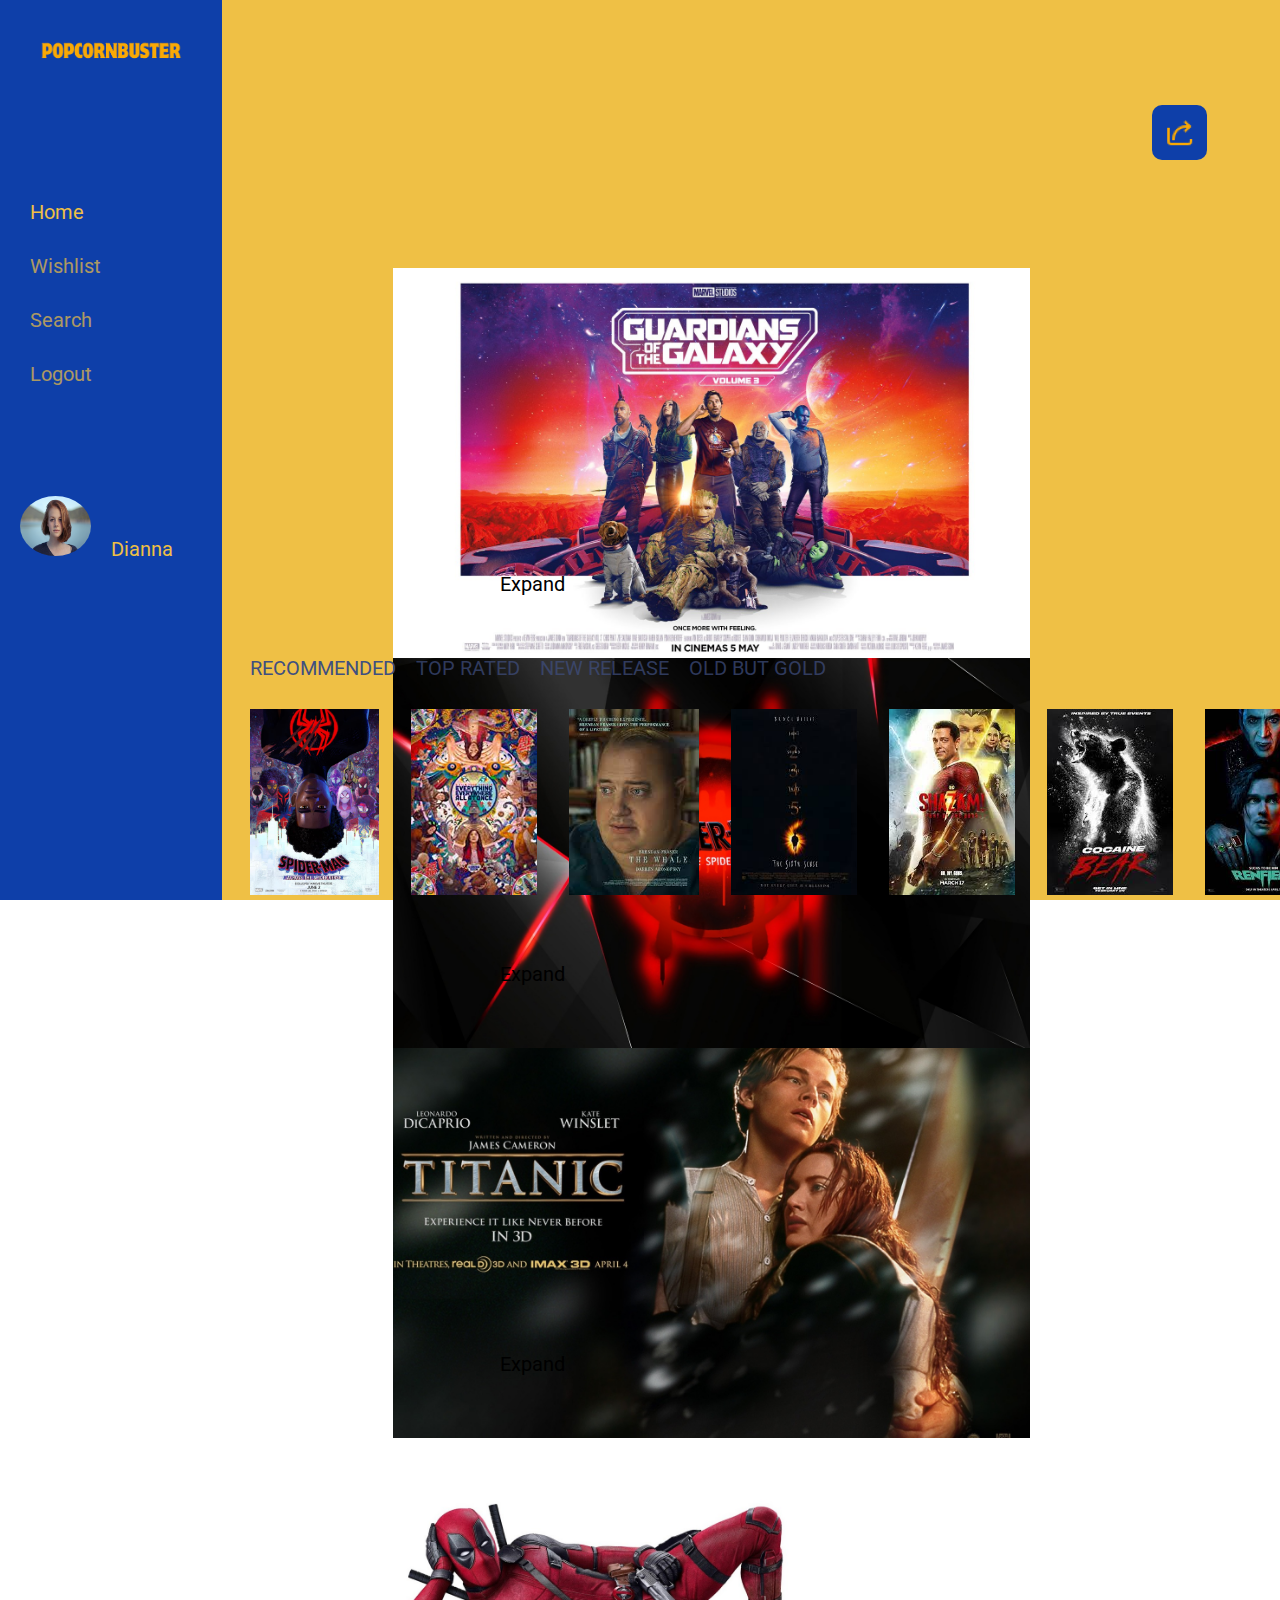
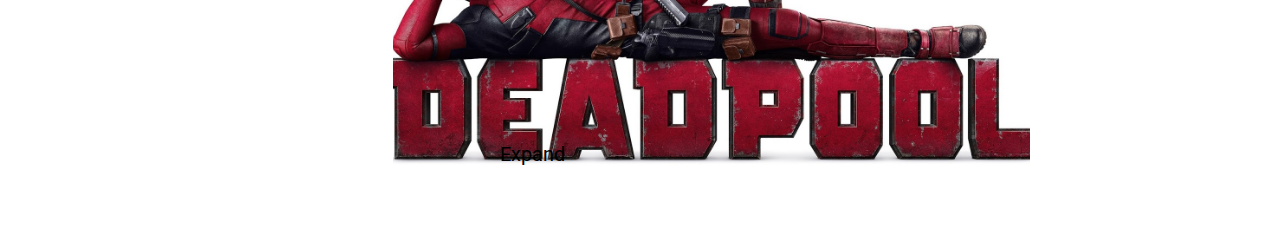
<file: index.html>
<!DOCTYPE html>
<html>
  <head>
    <meta charset="utf-8">
    <meta name="viewport" content="width=device-width, initial-scale=1">
    <link href="https://cdn.jsdelivr.net/npm/bootstrap@5.3.0-alpha3/dist/css/bootstrap.min.css" rel="stylesheet" integrity="sha384-KK94CHFLLe+nY2dmCWGMq91rCGa5gtU4mk92HdvYe+M/SXH301p5ILy+dN9+nJOZ" crossorigin="anonymous">
    <script src="https://code.jquery.com/jquery-3.6.0.min.js"></script>
    <script src="https://cdn.jsdelivr.net/npm/@popperjs/core@2.11.6/dist/umd/popper.min.js"></script>
    <script src="https://cdn.jsdelivr.net/npm/bootstrap@5.3.0-alpha3/dist/js/bootstrap.min.js"></script>
    <link rel="preconnect" href="https://fonts.googleapis.com">
    <link rel="preconnect" href="https://fonts.gstatic.com" crossorigin>
    <link href="https://fonts.googleapis.com/css2?family=Roboto:wght@500&display=swap" rel="stylesheet">
    <link rel="stylesheet" href="CSS/style.css">
    <title>PopcornBuster</title>
  </head>
  <body>
    <div class="wrapper">
      <div class="nav-mob">
      <nav class="navbar bg-body-tertiary fixed-top">
        <div class="container-fluid">
          <div class="logo">
            <a href="index.html" class="logo-pic"></a></div>
          <button class="navbar-toggler" type="button" data-bs-toggle="offcanvas" data-bs-target="#offcanvasNavbar" aria-controls="offcanvasNavbar" aria-label="Toggle navigation">
            <span class="navbar-toggler-icon"></span>
          </button>
          <div class="offcanvas offcanvas-end" tabindex="-1" id="offcanvasNavbar" aria-labelledby="offcanvasNavbarLabel">
            <div class="offcanvas-header">
              <button type="button" class="btn-close" data-bs-dismiss="offcanvas" aria-label="Close"></button>
            </div>
            <div class="offcanvas-body">
              <ul class="navbar-nav justify-content-end flex-grow-1 pe-3">
                <li class="nav-item">
                  <a class="nav-link active" aria-current="page" href="#">Home</a>
                </li>
                <li class="nav-item">
                  <a class="nav-link" href="#">Wishlist</a>
                </li>
                <li class="nav-item">
                  <a class="nav-link" href="#">Search</a>
                </li>
                <li class="nav-item">
                  <a class="nav-link" href="#">Logout</a>
                </li>
              </ul>
              <div class="profile"><a href="#"><img src="./images/profile.jpg" alt="From unsplash.com">Dianna</a></div>
            </div>
          </div>
        </div>
      </nav></div>
        <nav class="sidebar">
            <div class="logo">
            <a href="index.html" class="logo-pic"></a></div>
            
            <ul class="menu">
                <li><a href="index.html" class="selected">Home</a></li>
                <li><a href="#">Wishlist</a></li>
                <li><a href="#">Search</a></li>
                <li><a href="#">Logout</a></li>
            </ul>
            <div class="profile"><a href="#"><img src="./images/profile.jpg" alt="From unsplash.com">Dianna</a></div>
        </nav>
        <a  href="./editMovie.html" id="recommendmovie" ><img src="images/share.png"></a>
        <div class="main-content">
            <div id="carousel" class="carousel slide" data-bs-ride="carousel">
                <div class="carousel-inner">
                  <div class="carousel-item active">
                    <img src="./images/gotg3.jpeg" class="d-block w-100" alt="Guardians">
                    <a href="#" class="btn btn-outline-primary" role="button" aria-disabled="true">Expand</a>
                  </div>
                  <div class="carousel-item">
                    <img src="./images/fb.jpeg" class="d-block w-100" alt="Another Image">
                    <a href="./movieDetails.html" class="btn btn-outline-primary" role="button" aria-disabled="true">Expand</a>
                  </div>
                  <div class="carousel-item">
                    <img src="./images/titanic.jpg" class="d-block w-100" alt="Another Image">
                    <a href="#" class="btn btn-outline-primary" role="button" aria-disabled="true">Expand</a>
                  </div>
                  <div class="carousel-item">
                    <img src="./images/deadpool.jpeg" class="d-block w-100" alt="Another Image">
                    <a href="#" class="btn btn-outline-primary" role="button" aria-disabled="true">Expand</a>
                  </div>
                </div>
                <button class="carousel-control-prev" type="button" data-bs-target="#carousel" data-bs-slide="prev">
                  <span class="carousel-control-prev-icon" aria-hidden="true"></span>
                  <span class="visually-hidden">Previous</span>
                </button>
                <button class="carousel-control-next" type="button" data-bs-target="#carousel" data-bs-slide="next">
                  <span class="carousel-control-next-icon" aria-hidden="true"></span>
                  <span class="visually-hidden">Next</span>
                </button>
              </div>

            <ul class="list">
              <li><a href="#" class="selected">Recommended</a></li>
              <li><a href="#">Top Rated</a></li>
              <li><a href="#">New Release</a></li>
              <li><a href="#">Old but Gold</a></li>
            </ul>
            <div class="container">
                <ul class="my-carousel" id="carousel1">
                  <li><a href="./movieDetails.html"><img src="./images/movie2.jpeg" alt="Movie 1 img"></a></li>
                  <li><a href="./movieDetails.html"><img src="./images/movie7.jpeg" alt="Movie 2 img"></a></li>
                  <li><a href="./movieDetails.html"><img src="./images/movie13.jpeg" alt="Movie 3 img"></a></li>
                  <li><a href="./movieDetails.html"><img src="./images/movie11.jpeg" alt="Movie 3 img"></a></li>
                  <li><a href="./movieDetails.html"><img src="./images/movie8.jpeg" alt="Movie 1 img"></a></li>
                  <li><a href="./movieDetails.html"><img src="./images/movie12.jpeg" alt="Movie 2 img"></a></li>
                  <li><a href="./movieDetails.html"><img src="./images/movie3.jpeg" alt="Movie 3 img"></a></li>
                  <li><a href="./movieDetails.html"><img src="./images/movie2.jpeg" alt="Movie 1 img"></a></li>
                  <li><a href="./movieDetails.html"><img src="./images/movie7.jpeg" alt="Movie 2 img"></a></li>
                  <li><a href="./movieDetails.html"><img src="./images/movie13.jpeg" alt="Movie 3 img"></a></li>
                  <li><a href="./movieDetails.html"><img src="./images/movie11.jpeg" alt="Movie 3 img"></a></li>
                </ul>
            </div>

            <ul class="list2">
              <li><a href="#">Recommended</a></li>
              <div class="container2">
              <ul class="my-carousel" id="carousel1">
                <li><a href="./movieDetails.html"><img src="./images/movie2.jpeg" alt="Movie 1 img"></a></li>
                <li><a href="./movieDetails.html"><img src="./images/movie7.jpeg" alt="Movie 2 img"></a></li>
                <li><a href="./movieDetails.html"><img src="./images/movie13.jpeg" alt="Movie 3 img"></a></li>
                <li><a href="./movieDetails.html"><img src="./images/movie11.jpeg" alt="Movie 3 img"></a></li>
              </ul></div>
              <li><a href="#">Top Rated</a></li>
              <div class="container2">
                <ul class="my-carousel" id="carousel2">
                  <li><a href="./movieDetails.html"><img src="./images/movie13.jpeg" alt="Movie 1 img"></a></li>
                  <li><a href="./movieDetails.html"><img src="./images/movie7.jpeg" alt="Movie 2 img"></a></li>
                  <li><a href="./movieDetails.html"><img src="./images/movie1.jpeg" alt="Movie 3 img"></a></li>
                  <li><a href="./movieDetails.html"><img src="./images/movie11.jpeg" alt="Movie 3 img"></a></li>
                </ul></div>
              <li><a href="#">New Release</a></li>
              <div class="container2">
                <ul class="my-carousel" id="carousel3">
                  <li><a href="./movieDetails.html"><img src="./images/movie8.jpeg" alt="Movie 1 img"></a></li>
                  <li><a href="./movieDetails.html"><img src="./images/movie12.jpeg" alt="Movie 2 img"></a></li>
                  <li><a href="./movieDetails.html"><img src="./images/movie3.jpeg" alt="Movie 3 img"></a></li>
                  <li><a href="./movieDetails.html"><img src="./images/movie2.jpeg" alt="Movie 1 img"></a></li>
                  <li><a href="./movieDetails.html"><img src="./images/movie7.jpeg" alt="Movie 2 img"></a></li>
                  <li><a href="./movieDetails.html"><img src="./images/movie13.jpeg" alt="Movie 3 img"></a></li>
                  <li><a href="./movieDetails.html"><img src="./images/movie11.jpeg" alt="Movie 3 img"></a></li>
                </ul></div>
              <li><a href="#">Old but Gold</a></li>
              <div class="container2">
                <ul class="my-carousel" id="carousel4">
                  <li><a href="./movieDetails.html"><img src="./images/movie14.jpeg" alt="Movie 1 img"></a></li>
                  <li><a href="./movieDetails.html"><img src="./images/movie11.jpeg" alt="Movie 2 img"></a></li>
                  <li><a href="./movieDetails.html"><img src="./images/movie10.jpeg" alt="Movie 3 img"></a></li>
                  <li><a href="./movieDetails.html"><img src="./images/movie5.jpeg" alt="Movie 3 img"></a></li>
                  <li><a href="./movieDetails.html"><img src="./images/movie10.jpeg" alt="Movie 3 img"></a></li>
                </ul></div>
            </ul>
        </div>
    </div>
    <script src="js/script.js"></script>
  </body>
</html>
</file>
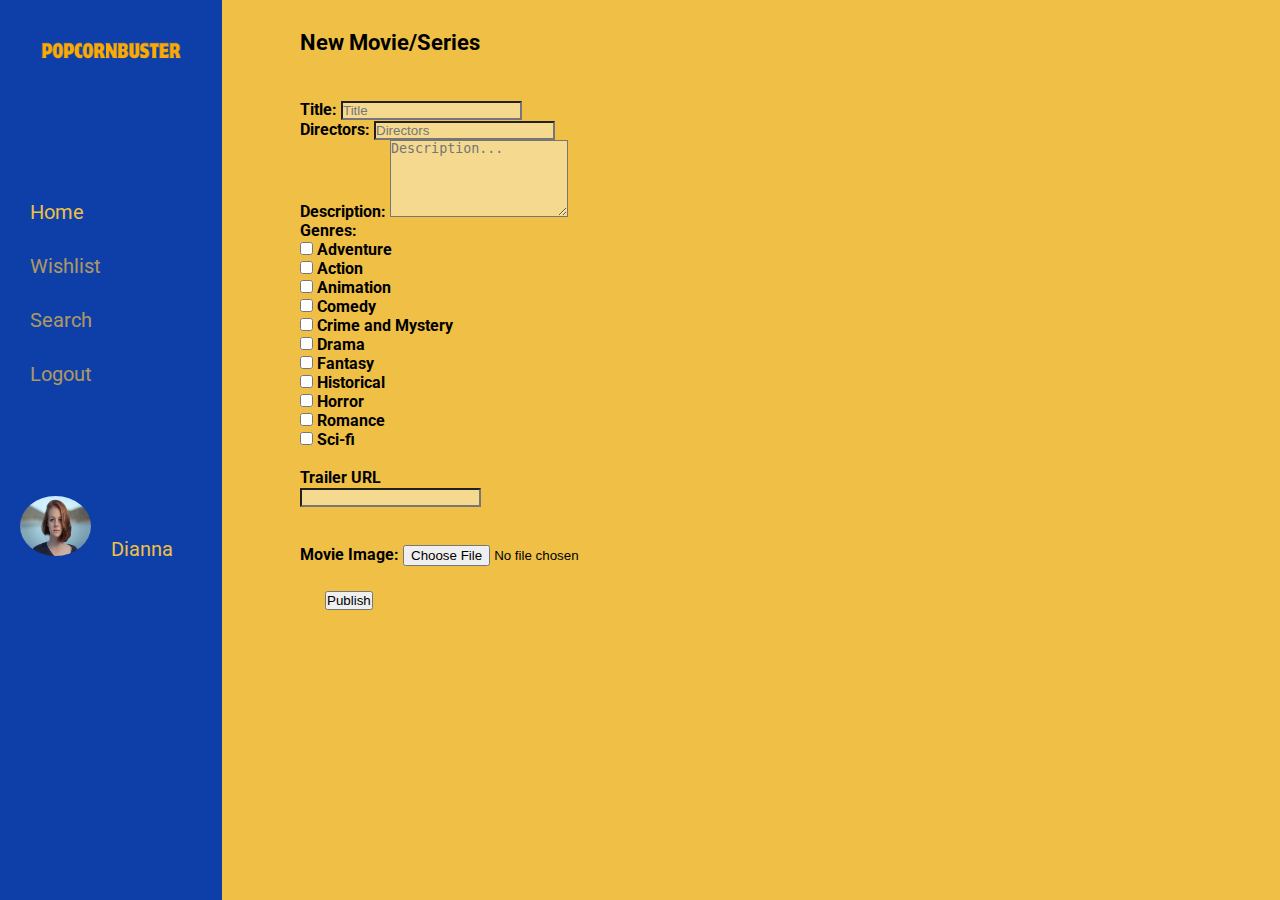
<file: editMovie.html>
<!DOCTYPE html>
<html>
    <head>
        <title>Edit Movie</title>
        <meta name="viewport" content="width=device-width" initial-scale="1.0">
        <link href="https://cdn.jsdelivr.net/npm/bootstrap@5.3.0-alpha3/dist/css/bootstrap.min.css" rel="stylesheet" integrity="sha384-KK94CHFLLe+nY2dmCWGMq91rCGa5gtU4mk92HdvYe+M/SXH301p5ILy+dN9+nJOZ" crossorigin="anonymous">
        <script src="https://code.jquery.com/jquery-3.6.0.min.js"></script>
        <script src="https://cdn.jsdelivr.net/npm/@popperjs/core@2.11.6/dist/umd/popper.min.js"></script>
        <script src="https://cdn.jsdelivr.net/npm/bootstrap@5.3.0-alpha3/dist/js/bootstrap.min.js"></script>
        <link rel="preconnect" href="https://fonts.googleapis.com">
        <link rel="preconnect" href="https://fonts.gstatic.com" crossorigin>
        <link href="https://fonts.googleapis.com/css2?family=Roboto:wght@500&display=swap" rel="stylesheet">
        <link rel="stylesheet" href="CSS/style.css">
    </head>
    <body>
        <div class="wrapper">
            <div class="nav-mob">
                <nav class="navbar bg-body-tertiary fixed-top">
                  <div class="container-fluid">
                    <div class="logo">
                      <a href="index.html" class="logo-pic"></a></div>
                    <button class="navbar-toggler" type="button" data-bs-toggle="offcanvas" data-bs-target="#offcanvasNavbar" aria-controls="offcanvasNavbar" aria-label="Toggle navigation">
                      <span class="navbar-toggler-icon"></span>
                    </button>
                    <div class="offcanvas offcanvas-end" tabindex="-1" id="offcanvasNavbar" aria-labelledby="offcanvasNavbarLabel">
                      <div class="offcanvas-header">
                        <button type="button" class="btn-close" data-bs-dismiss="offcanvas" aria-label="Close"></button>
                      </div>
                      <div class="offcanvas-body">
                        <ul class="navbar-nav justify-content-end flex-grow-1 pe-3">
                          <li class="nav-item">
                            <a class="nav-link active" aria-current="page" href="./index.html">Home</a>
                          </li>
                          <li class="nav-item">
                            <a class="nav-link" href="#">Wishlist</a>
                          </li>
                          <li class="nav-item">
                            <a class="nav-link" href="#">Search</a>
                          </li>
                          <li class="nav-item">
                            <a class="nav-link" href="#">Logout</a>
                          </li>
                        </ul>
                        <div class="profile"><a href="#"><img src="./images/profile.jpg" alt="From unsplash.com">Dianna</a></div>
                      </div>
                    </div>
                  </div>
                </nav></div>
                  <nav class="sidebar">
                      <div class="logo">
                      <a href="index.html" class="logo-pic"></a></div>
                      
                      <ul class="menu">
                          <li><a href="index.html" class="selected">Home</a></li>
                          <li><a href="#">Wishlist</a></li>
                          <li><a href="#">Search</a></li>
                          <li><a href="#">Logout</a></li>
                      </ul>
                      <div class="profile"><a href="#"><img src="./images/profile.jpg" alt="From unsplash.com">Dianna</a></div>
                  </nav>
            <form action="test.php" method="get">
                <h1 id="movietitle">New Movie/Series</h1>
                <div class="wrap-layer">
                    Title:
                    <input class="form-control" name="Title" id="box-color" placeholder="Title"><br>
                    Directors:        
                    <input class="form-control" name="Directors" id="box-color" placeholder="Directors">
                    <br>
                    Description:
                    <textarea name="Description" id="box-color" placeholder="Description..." class="form-control" rows="5"></textarea>
                    <br>
                    Genres:
                    <br>
                    <div class="row">
                    <div class="form-group col-md-4">
                        <input type="checkbox" class="form-check-input" name="Geners[]" value="Adventure"> Adventure</div>
                    <div class="form-group col-md-4">
                        <input type="checkbox" class="form-check-input" name="Geners[]" value="Action"> Action</div>
                    <div class="form-group col-md-4">
                        <input type="checkbox" class="form-check-input" name="Geners[]" value="Animation"> Animation</div>
                    </div>
                    <div class="row">
                    <div class="form-group col-md-4">
                        <input type="checkbox" class="form-check-input" name="Geners[]" value="Comedy"> Comedy</div>
                    <div class="form-group col-md-4">
                        <input type="checkbox" class="form-check-input" name="Geners[]" value="Crime and Mystery "> Crime and Mystery</div>
                    <div class="form-group col-md-4">
                        <input type="checkbox" class="form-check-input" name="Geners[]" value="Drama"> Drama</div>
                    </div>
                    <div class="row">
                    <div class="form-group col-md-4">
                        <input type="checkbox" class="form-check-input" name="Geners[]" value="Fantasy"> Fantasy </div>
                    <div class="form-group col-md-4">
                        <input type="checkbox" class="form-check-input" name="Geners[]" value="Historical"> Historical</div>
                    <div class="form-group col-md-4">
                        <input type="checkbox" class="form-check-input" name="Geners[]" value="Horror"> Horror</div>
                    </div>
                    <div class="row">
                    <div class="form-group col-md-4">
                        <input type="checkbox" class="form-check-input" name="Geners[]" value="Romance"> Romance </div>
                    <div class="form-group col-md-4">
                        <input type="checkbox" class="form-check-input" name="Geners[]" value="Sci-fi"> Sci-fi</div>
                    </div>
                    <br>
                    Trailer URL
                    <br>
                    <div class="row">
                        <div class="form-group col-md-6">
                            <input type="url" class="form-control" id="box-color" name="website"></div><br><br>
                            <span>Movie Image: <input type="file" id="myFile" name="filename"></span>
                            <div class="form-group col-md-3"></div>
                            <div class="form-group col-md-3">
                            <input type="submit" class="btn btn-primary"  value="Publish"></div>
                    </div>
                </div>
            </form >
        </div>
      </body>
</html>
</file>
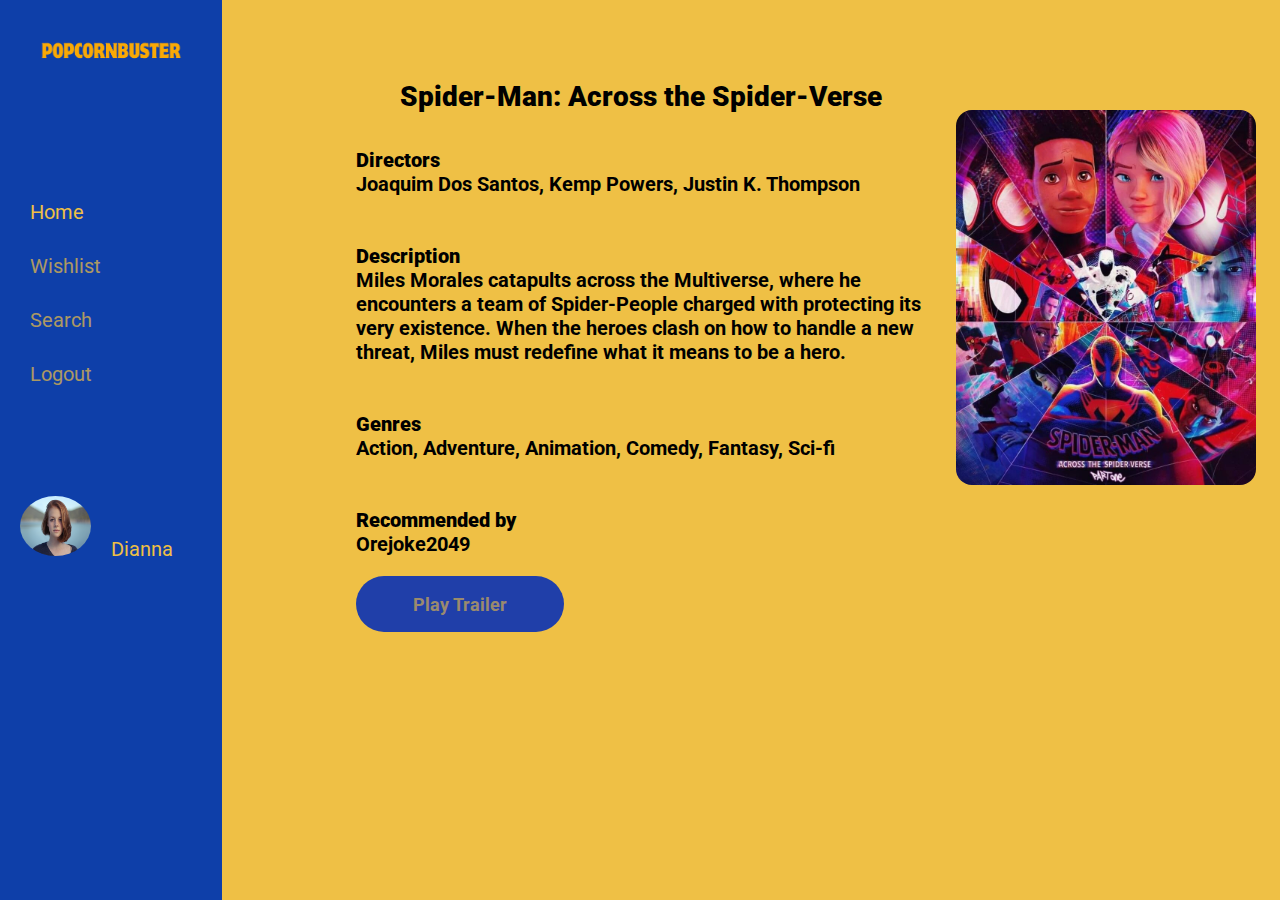
<file: movieDetails.html>
<!DOCTYPE html>
<html>
    <head>
        <title>Edit Movie</title>
        <meta name="viewport" content="width=device-width" initial-scale="1.0">
        <link href="https://cdn.jsdelivr.net/npm/bootstrap@5.3.0-alpha3/dist/css/bootstrap.min.css" rel="stylesheet" integrity="sha384-KK94CHFLLe+nY2dmCWGMq91rCGa5gtU4mk92HdvYe+M/SXH301p5ILy+dN9+nJOZ" crossorigin="anonymous">
        <script src="https://code.jquery.com/jquery-3.6.0.min.js"></script>
        <script src="https://cdn.jsdelivr.net/npm/@popperjs/core@2.11.6/dist/umd/popper.min.js"></script>
        <script src="https://cdn.jsdelivr.net/npm/bootstrap@5.3.0-alpha3/dist/js/bootstrap.min.js"></script>
        <link rel="preconnect" href="https://fonts.googleapis.com">
        <link rel="preconnect" href="https://fonts.gstatic.com" crossorigin>
        <link href="https://fonts.googleapis.com/css2?family=Roboto:wght@500&display=swap" rel="stylesheet">
        <link rel="stylesheet" href="CSS/style.css">
    </head>
    <body>
        <div class="wrapper">
            <div class="nav-mob">
                <nav class="navbar bg-body-tertiary fixed-top">
                  <div class="container-fluid">
                    <div class="logo">
                      <a href="index.html" class="logo-pic"></a></div>
                    <button class="navbar-toggler" type="button" data-bs-toggle="offcanvas" data-bs-target="#offcanvasNavbar" aria-controls="offcanvasNavbar" aria-label="Toggle navigation">
                      <span class="navbar-toggler-icon"></span>
                    </button>
                    <div class="offcanvas offcanvas-end" tabindex="-1" id="offcanvasNavbar" aria-labelledby="offcanvasNavbarLabel">
                      <div class="offcanvas-header">
                        <button type="button" class="btn-close" data-bs-dismiss="offcanvas" aria-label="Close"></button>
                      </div>
                      <div class="offcanvas-body">
                        <ul class="navbar-nav justify-content-end flex-grow-1 pe-3">
                          <li class="nav-item">
                            <a class="nav-link active" aria-current="page" href="./index.html">Home</a>
                          </li>
                          <li class="nav-item">
                            <a class="nav-link" href="#">Wishlist</a>
                          </li>
                          <li class="nav-item">
                            <a class="nav-link" href="#">Search</a>
                          </li>
                          <li class="nav-item">
                            <a class="nav-link" href="#">Logout</a>
                          </li>
                        </ul>
                        <div class="profile"><a href="#"><img src="./images/profile.jpg" alt="From unsplash.com">Dianna</a></div>
                      </div>
                    </div>
                  </div>
                </nav></div>
                  <nav class="sidebar">
                      <div class="logo">
                      <a href="index.html" class="logo-pic"></a></div>
                      
                      <ul class="menu">
                          <li><a href="index.html" class="selected">Home</a></li>
                          <li><a href="#">Wishlist</a></li>
                          <li><a href="#">Search</a></li>
                          <li><a href="#">Logout</a></li>
                      </ul>
                      <div class="profile"><a href="#"><img src="./images/profile.jpg" alt="From unsplash.com">Dianna</a></div>
                  </nav>
            <h1 id="moviepagetiitle"><b>Spider-Man: Across the Spider-Verse</b></h1>
            <div class="wrap3">
                <br>
                <br>
                <h4><b>Directors</b></h4>
                <p>Joaquim Dos Santos, Kemp Powers, Justin K. Thompson</p>
                <br>
                <br>
                <h4><b>Description</b></h4>
                <p>Miles Morales catapults across the Multiverse, where he encounters a team of Spider-People charged with protecting its very existence. When the heroes clash on how to handle a new threat, Miles must redefine what it means to be a hero.</p>
                <br>
                <br>
                <h4><b>Genres</b></h4>
                <p>Action, Adventure, Animation, Comedy, Fantasy, Sci-fi</p>
                <br>
                <br>
                <h4><b>Recommended by</b></h4>
                <p>Orejoke2049</p>

                <img src="images/spider-poster.jpeg" alt="Spider-Man 2023" id="moviepic">
                <a href="https://youtu.be/Etv-L2JKCWk" id="playbutton" target="_blank">Play Trailer</a>
                
            </div>
        </div>
        <script src="js/script.js"></script>
      </body>
</html>
</file>
<file: CSS/style.css>
*,
*::before,
*::after {
    padding: 0;
    margin: 0;
    box-sizing: border-box;
    -webkit-box-sizing: border-box;
}
body{font-family: 'Roboto', sans-serif;}
a {
    text-decoration: none;
    color: inherit;
}

.wrapper {
    font-size: 20px;
    width: 100vw;
    height: 100vh;
    display: flex;
    flex-wrap: wrap;
    background-color: #efc045;
}

.logo-pic {
    object-fit: cover;
    background-image: url("../images/logo.png");
    background-repeat: no-repeat;
    background-size: contain;
    width: 200px;
    height: 100px;
    left: 40px;
    top: 40px;
}

.profile img {
    width: 71px;
    height: 60px;
    border-radius: 50%;
    margin-right: 20px;
  }

#box-color{
    background-color: #F5D98F;
}

#recommendmovie{
  background-color: #0E3FA9;
  height: 55px;
  width: 55px;
  position: absolute;
  z-index: 1;
  left: 90%;
  top: 105px;
  border-radius: 10px;
  display: flex;
  align-items: center;
  justify-content: center;
}


@media only screen and (min-width:851px){
  .container-fluid, .navbar, .bg-body-tertiary, .fixed-top{display: none;}
    .logo {
        display: flex;
        align-items: center;
        justify-content: flex-start;
        padding: 40px;
    }

.sidebar {
    width: 17.361%;
    height: 100vh;
    background-color: #0E3FA9;
    position: fixed;
    top: 0;
    left: 0;
    color: #efc045;
  }
  
  .profile {
    margin: 100px 0 0 20px;
    
  }
  
  .btn.btn-outline-primary{
    z-index: 1;
  }
  
  .menu {
    list-style-type: none;
    padding: 0;
    margin: 0;
  }
  
  .menu li {
    margin: 10px 0;
  }
  
  .menu li a {
    display: flex;
    align-items: center;
    padding: 10px 30px;
    color: #efc045;
    opacity: 70%;
    text-decoration: none;
    transition: all 0.3s ease;
  }
  
  .menu li a:hover {
    background-color: #FAA905;
    color: #0E3FA9;
  }
  
  .menu li a i {
    margin-right: 10px;
  }
  
  .carousel {
    position: relative;
    width: 61.805%;
    height: 390px;
    margin: 25px 0 0 13.888%;
  }
  
  .carousel-inner {
    width: 100%;
    height: 100%;
  }
  
  .carousel-item {
    position: relative;
    width: 100%;
    height: 100%;
  }
  
  .carousel-item img {
    width: 100%;
    height: 100%;
    object-fit: cover;
  }
  
  .btn-outline-primary {
    position: absolute;
    z-index: 1;
    transform: translate(-70%, -70%);
    bottom: 5%;
    left: 20%;
  }
  

  .main-content {
    width: calc(100% - 17.361%);
    margin-left: 250px;
    position: relative;
  }

  .list {
    position: absolute;
    list-style-type: none;
    display: flex;
    justify-content: start;
    bottom: 220px;
    text-transform: uppercase;
  }
  
  li a.selected, .list li a.selected{
    opacity: 200%;
  }

  .list li {
    margin-right: 20px;
  }
  
  .list li a {
    transition: all 0.3s ease;
    font-size: 20px;
    color: #404F80;
    opacity: 70%;
  }
  
  a:hover, .list li a:hover {
    color: white;
    text-decoration: none;
  }
  
  .container {
    position: absolute;
    width: 100%;
    overflow-x: auto;
    -webkit-overflow-scrolling: touch;
    bottom: 0;
  }
  
  .my-carousel {
    display: flex;
    scroll-snap-align: start;
  }
  
  .my-carousel li {
    list-style-type: none;
    margin-right: 32px;
    scroll-snap-stop: always;
  }

  .my-carousel li img{
    max-width: 273px;
    max-height: 186px;
    width: auto;
    height: auto;
  }
  .list2{
    display: none;
  }

  /******************edit movie css******/
  #movietitle{
    
      position: absolute;
      left: 300px;
      top: 30px;
  
      font-family: 'Roboto';
      font-style: normal;
      font-weight: 700;
      font-size: 22px;
      color: #000000;
  
  }
  .wrap-layer{
    position: relative;
    width: 600px;
    left: 300px;
    top: 100px;
 

    font-family: 'Roboto';
    font-style: normal;
    font-weight: 700;
    font-size: 16px;
    color: #000000;
}

.btn{
  margin: 25px;
}
/******************movie details css******/

.wrap3{
  position: relative;
  width: 600px;
  left: 27.7778%;
  top: 100px;
  height: 600px;


  font-family: 'Roboto';
  font-style: normal;
  font-weight: 700;
  font-size: 20px;
  color: #000000;
}

#moviepagetiitle{
    position: absolute;
    left: 400px;
    top: 80px;
  
    font-family: 'Roboto';
    font-style: normal;
    font-weight: 700;
    font-size: 28px;
    color: #000000;
}

#playbutton{
  position: absolute;
  width: 208px;
  height: 56px;
  left: 0px;
  margin-top: 20px;
  background-color: #203FA9;
  border-radius: 100px;

  font-family: 'Roboto';
  font-size: 18px;
  color:#EFC04599;
  display: flex;
  justify-content: center;
  align-items: center;
}
#moviepic{
  position: absolute;
  width: 300px;
  /* height: 500px; */
  border-radius: 1rem;
  left: 100%;
  top: 10px;
}
}

@media only screen and (max-width:851px){
  .container-fluid{
    background-color: #0E3FA9;
  }
  .logo-pic {
    object-fit: cover;
    background-image: url("../images/logo.png");
    background-repeat: no-repeat;
    background-size: contain;
    width: 200px;
    height: 100px;
    left: 40px;
    top: 40px;
}
    .wrapper{
        font-size: 18px;
        background-color: #FAA905;
        height: 100vh;
    }
    
    .logo {
        display: flex;
        align-items: center;
        justify-content:center;
        padding: 5px;
        top: 20px;
    }
    .sidebar {
        display: none;

      }
      
      .profile {
        position: absolute;
        width: 40px;
        height: 40px;
        right: 30%;
        top: 25px;
        border-radius: 100%;
        font-size: 0;
      }
      
      .menu {
        display: none;
      }
      
      .menu li {
        margin: 10px 0;
      }
      
      .menu li a {
        display: flex;
        align-items: center;
        padding: 10px 30px;
        color: #efc045;
        opacity: 70%;
        text-decoration: none;
        transition: all 0.3s ease;
      }
      
      .menu li a:hover {
        background-color: #FAA905;
        color: #0E3FA9;
      }
      
      .menu li a i {
        margin-right: 10px;
      }
      
      .carousel {
        width: 100%;
        height: auto;
        margin: 25px 0;
        display: none;
      }
    
      .carousel-inner {
        height: auto;
      }
    
      .carousel-item {
        height: auto;
      }
    
      .carousel-item img {
        height: auto;
      }
    
      .btn {
        position: static;
        transform: none;
        margin-top: 10px;
      }
      
      .main-content {
        background-color: #efc045;
        width: 100%;
        margin-left: 0;
        position: absolute;
        top: 120px;
      }
      
       .list {
       display: none;
      }

      .list2{
        position: relative;
        list-style-type: none;
        margin: 40px 0;
        text-transform: uppercase;
        
      }
      
      li a.selected,
      .list2 li a.selected {
        opacity: 200%;
      }
      
      .list2 li {
        margin-right: 20px;
      }
      
      .list2 li a {
        transition: all 0.3s ease;
        font-size: 12px;
        color: #404F80;
        opacity: 100%;
        
      }
      
      a:hover,
      .list li a:hover {
        color: white;
        text-decoration: none;
      }
      
      .container {
       display: none;
        
      }
      .container2{
        position: relative;
        width: 100%;
        overflow-x: auto;
        -webkit-overflow-scrolling: touch;
        margin-bottom: 50px;
        
      }
      
      .my-carousel {
        display: flex;
        scroll-snap-align: start;
      }
      
      .my-carousel li {
        list-style-type: none;
        margin-right: 32px;
        scroll-snap-stop: always;
      }
      
      .my-carousel li img {
        max-width: 273px;
        max-height: 186px;
        width: auto;
        height:auto;
      }

      /******************edit movie css******/
  #movietitle{
    
    position: absolute;
    left: 130px;
    top: 14.542%;

    font-family: 'Roboto';
    font-style: normal;
    font-weight: 700;
    font-size: 18px;
    color: #000000;

  }
  .wrap-layer{
    position: relative;
    width: 70.588%;
    left: 11.764%;
    top: 50px;


    font-family: 'Roboto';
    font-style: normal;
    font-weight: 700;
    font-size: 16px;
    color: #000000;
  }
  /******************movie details css******/

.wrap3{
  position: absolute;
  width: 300px;
  left: 50px;
  top: 150px;


  font-family: 'Roboto';
  font-style: normal;
  font-weight: 700;
  font-size: 16px;
  color: #000000;
}
#moviepagetiitle{
    position: absolute;
    left: 100px;
    top: 135px;
  
    font-family: 'Roboto';
    font-style: normal;
    font-weight: 700;
    font-size: 28px;
    color: #000000;
}
#moviepic{
  position: absolute;
  /* width: 100px; */
  height: 220px;
  border-radius: 1rem;
  left: 100%;
  top: 450px;
}

#playbutton{
  position: absolute;
  width: 150px;
  height: 36px;
  left: 0px;
  margin-top: 20px;
  background-color: #203FA9;
  border-radius: 100px;

  font-family: 'Roboto';
  font-size: 16px;
  color:#EFC04599;
  display: flex;
  justify-content: center;
  align-items: center;
}
#recommendmovie{
  background-color: #0E3FA9;
  height: 40px;
  width: 40px;
  position: absolute;
  z-index: 1;
  left: 90%;
  top: 130px;
  border-radius: 10px;
  display: flex;
  align-items: center;
  justify-content: center;
}

}
</file>
